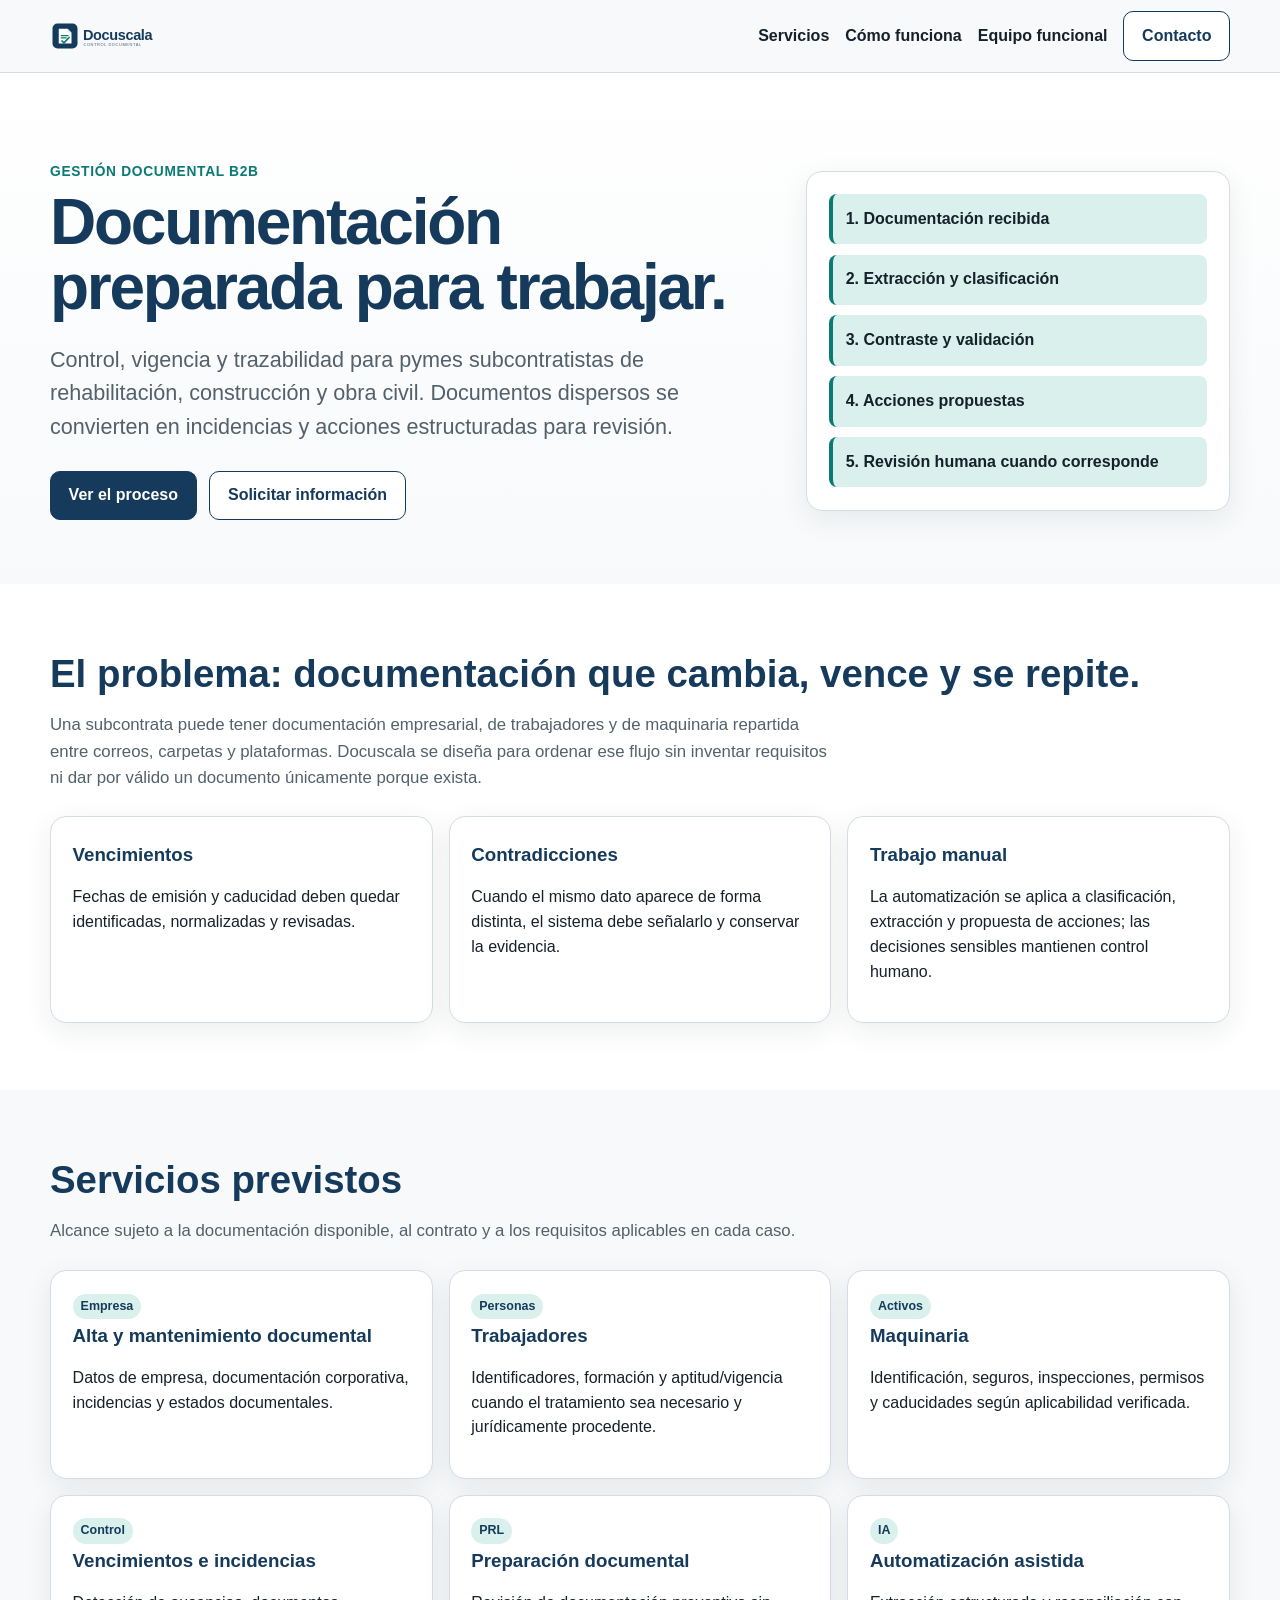
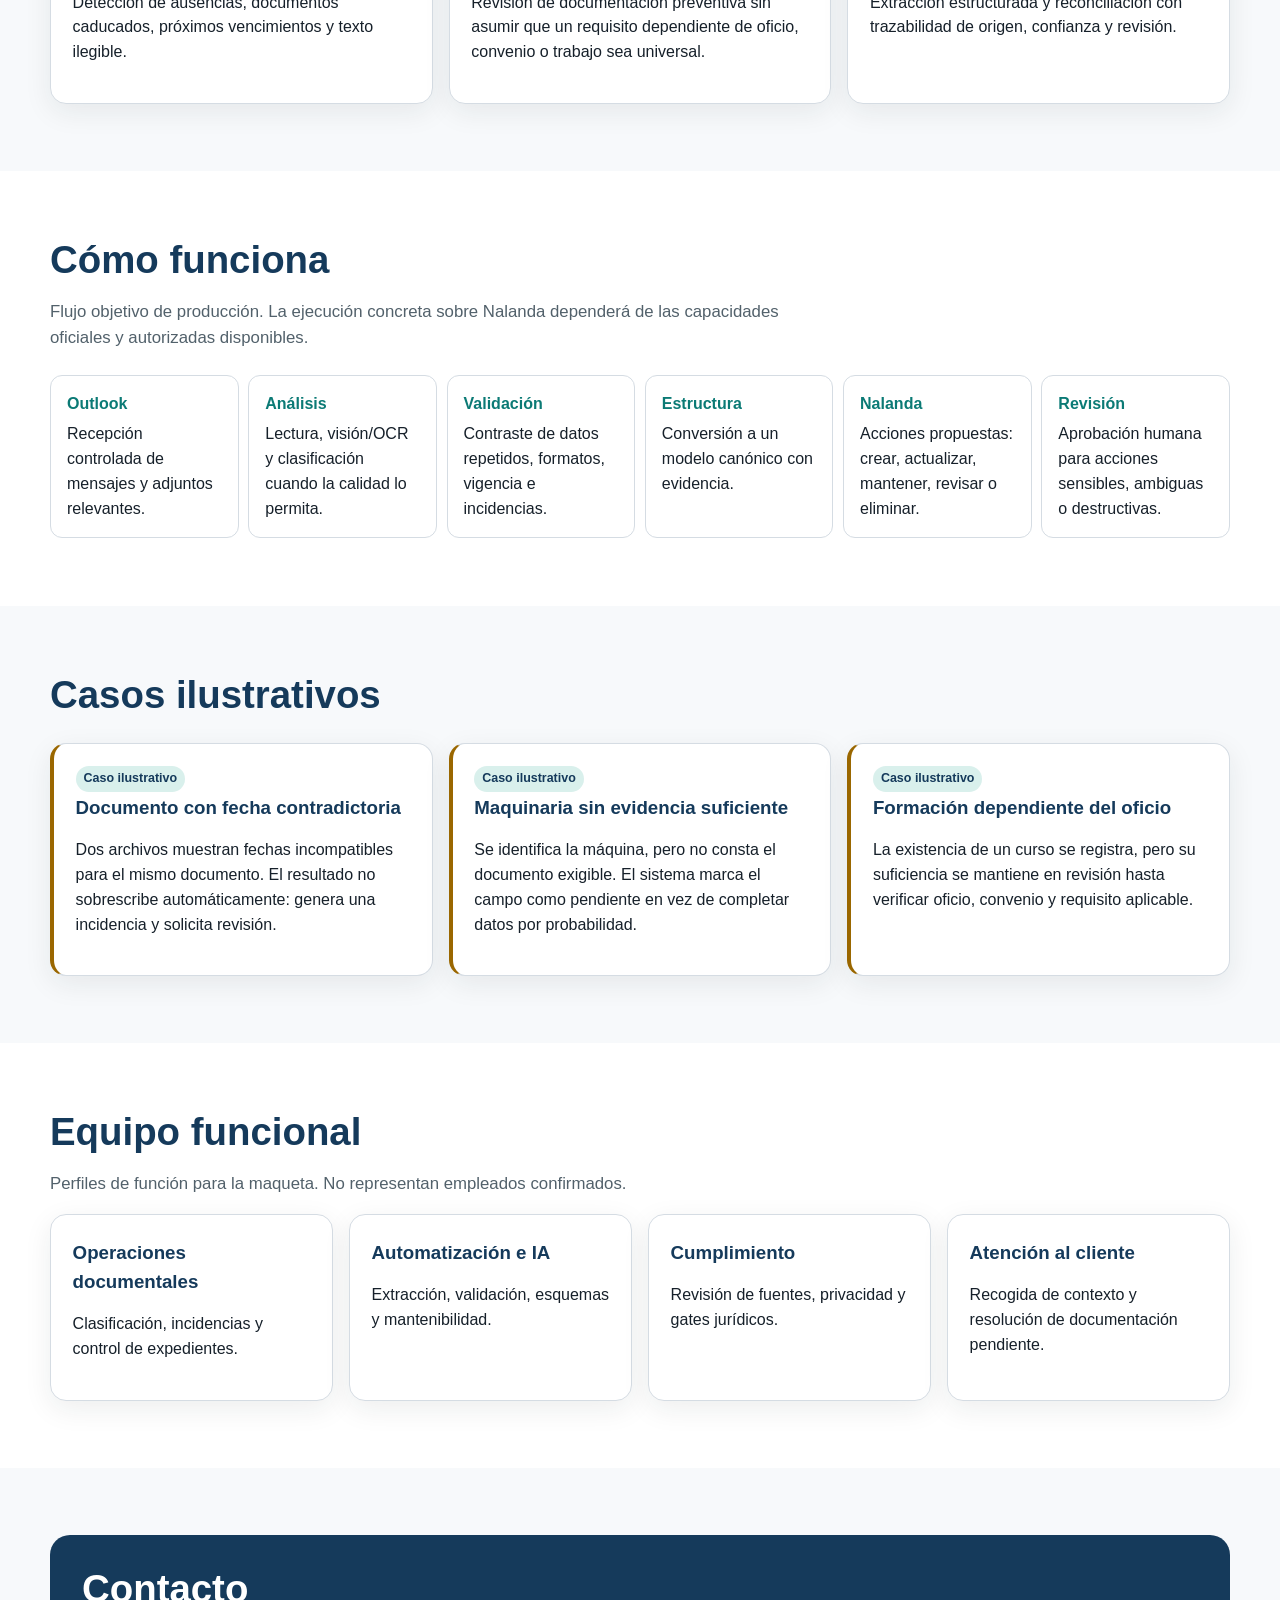
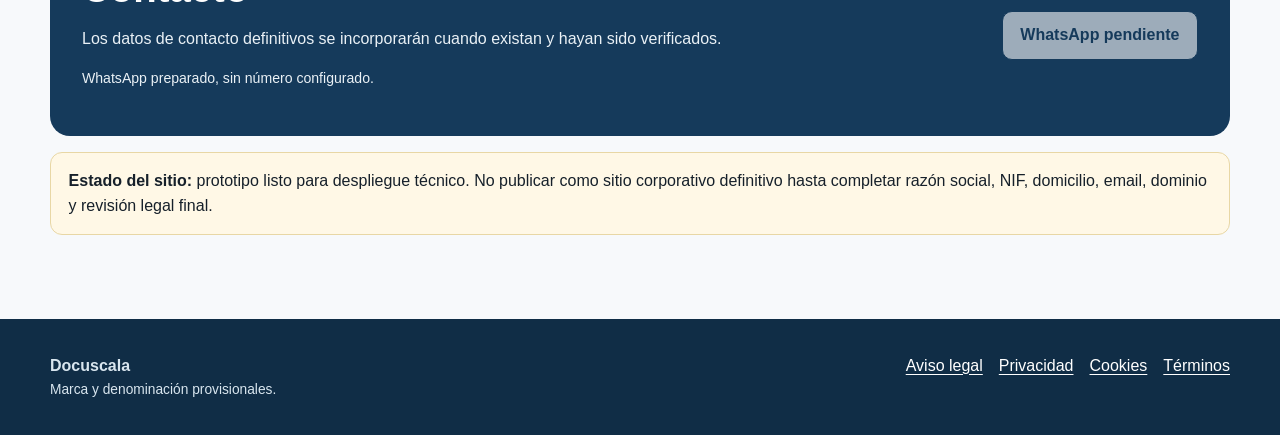
<file: index.html>
<!doctype html>
<html lang="es">
<head>
  <meta charset="utf-8">
  <meta name="viewport" content="width=device-width,initial-scale=1">
  <title>Docuscala | Gestión documental para subcontratas</title>
  <meta name="description" content="Gestión documental verificable para pymes subcontratistas: empresa, trabajadores, maquinaria, vencimientos, incidencias y acciones preparadas para revisión.">
  <meta name="robots" content="index,follow">
  <meta property="og:type" content="website"><meta property="og:title" content="Docuscala | Documentación preparada para trabajar"><meta property="og:description" content="Control, vigencia y trazabilidad para subcontratas."><meta property="og:image" content="assets/logo-og.png">
  <link rel="icon" href="assets/favicon.svg" type="image/svg+xml"><link rel="stylesheet" href="css/main.css">
</head>
<body>
<a class="skip" href="#contenido">Saltar al contenido</a>
<header class="site-header"><div class="container nav"><a class="brand" href="index.html" aria-label="Docuscala, inicio"><img src="assets/logo.svg" alt="Docuscala"></a><nav class="nav-links" aria-label="Principal"><a href="#servicios">Servicios</a><a href="#proceso">Cómo funciona</a><a href="#equipo">Equipo funcional</a><a class="button secondary" href="#contacto">Contacto</a></nav></div></header>
<main id="contenido">
<section class="hero"><div class="container hero-grid"><div><div class="eyebrow">Gestión documental B2B</div><h1>Documentación preparada para trabajar.</h1><p class="lead">Control, vigencia y trazabilidad para pymes subcontratistas de rehabilitación, construcción y obra civil. Documentos dispersos se convierten en incidencias y acciones estructuradas para revisión.</p><div class="cta-row"><a class="button" href="#proceso">Ver el proceso</a><a class="button secondary" href="#contacto">Solicitar información</a></div></div><aside class="hero-card" aria-label="Flujo resumido"><div class="flow-mini"><div>1. Documentación recibida</div><div>2. Extracción y clasificación</div><div>3. Contraste y validación</div><div>4. Acciones propuestas</div><div>5. Revisión humana cuando corresponde</div></div></aside></div></section>
<section class="section alt" id="problema"><div class="container"><h2>El problema: documentación que cambia, vence y se repite.</h2><p class="section-intro">Una subcontrata puede tener documentación empresarial, de trabajadores y de maquinaria repartida entre correos, carpetas y plataformas. Docuscala se diseña para ordenar ese flujo sin inventar requisitos ni dar por válido un documento únicamente porque exista.</p><div class="grid-3"><article class="card"><h3>Vencimientos</h3><p>Fechas de emisión y caducidad deben quedar identificadas, normalizadas y revisadas.</p></article><article class="card"><h3>Contradicciones</h3><p>Cuando el mismo dato aparece de forma distinta, el sistema debe señalarlo y conservar la evidencia.</p></article><article class="card"><h3>Trabajo manual</h3><p>La automatización se aplica a clasificación, extracción y propuesta de acciones; las decisiones sensibles mantienen control humano.</p></article></div></div></section>
<section class="section" id="servicios"><div class="container"><h2>Servicios previstos</h2><p class="section-intro">Alcance sujeto a la documentación disponible, al contrato y a los requisitos aplicables en cada caso.</p><div class="grid-3"><article class="card"><span class="tag">Empresa</span><h3>Alta y mantenimiento documental</h3><p>Datos de empresa, documentación corporativa, incidencias y estados documentales.</p></article><article class="card"><span class="tag">Personas</span><h3>Trabajadores</h3><p>Identificadores, formación y aptitud/vigencia cuando el tratamiento sea necesario y jurídicamente procedente.</p></article><article class="card"><span class="tag">Activos</span><h3>Maquinaria</h3><p>Identificación, seguros, inspecciones, permisos y caducidades según aplicabilidad verificada.</p></article><article class="card"><span class="tag">Control</span><h3>Vencimientos e incidencias</h3><p>Detección de ausencias, documentos caducados, próximos vencimientos y texto ilegible.</p></article><article class="card"><span class="tag">PRL</span><h3>Preparación documental</h3><p>Revisión de documentación preventiva sin asumir que un requisito dependiente de oficio, convenio o trabajo sea universal.</p></article><article class="card"><span class="tag">IA</span><h3>Automatización asistida</h3><p>Extracción estructurada y reconciliación con trazabilidad de origen, confianza y revisión.</p></article></div></div></section>
<section class="section alt" id="proceso"><div class="container"><h2>Cómo funciona</h2><p class="section-intro">Flujo objetivo de producción. La ejecución concreta sobre Nalanda dependerá de las capacidades oficiales y autorizadas disponibles.</p><div class="steps"><div class="step"><strong>Outlook</strong>Recepción controlada de mensajes y adjuntos relevantes.</div><div class="step"><strong>Análisis</strong>Lectura, visión/OCR y clasificación cuando la calidad lo permita.</div><div class="step"><strong>Validación</strong>Contraste de datos repetidos, formatos, vigencia e incidencias.</div><div class="step"><strong>Estructura</strong>Conversión a un modelo canónico con evidencia.</div><div class="step"><strong>Nalanda</strong>Acciones propuestas: crear, actualizar, mantener, revisar o eliminar.</div><div class="step"><strong>Revisión</strong>Aprobación humana para acciones sensibles, ambiguas o destructivas.</div></div></div></section>
<section class="section" id="casos"><div class="container"><h2>Casos ilustrativos</h2><div class="grid-3"><article class="card case"><span class="tag">Caso ilustrativo</span><h3>Documento con fecha contradictoria</h3><p>Dos archivos muestran fechas incompatibles para el mismo documento. El resultado no sobrescribe automáticamente: genera una incidencia y solicita revisión.</p></article><article class="card case"><span class="tag">Caso ilustrativo</span><h3>Maquinaria sin evidencia suficiente</h3><p>Se identifica la máquina, pero no consta el documento exigible. El sistema marca el campo como pendiente en vez de completar datos por probabilidad.</p></article><article class="card case"><span class="tag">Caso ilustrativo</span><h3>Formación dependiente del oficio</h3><p>La existencia de un curso se registra, pero su suficiencia se mantiene en revisión hasta verificar oficio, convenio y requisito aplicable.</p></article></div></div></section>
<section class="section alt" id="equipo"><div class="container"><h2>Equipo funcional</h2><p class="section-intro">Perfiles de función para la maqueta. No representan empleados confirmados.</p><div class="roles"><article class="card"><h3>Operaciones documentales</h3><p>Clasificación, incidencias y control de expedientes.</p></article><article class="card"><h3>Automatización e IA</h3><p>Extracción, validación, esquemas y mantenibilidad.</p></article><article class="card"><h3>Cumplimiento</h3><p>Revisión de fuentes, privacidad y gates jurídicos.</p></article><article class="card"><h3>Atención al cliente</h3><p>Recogida de contexto y resolución de documentación pendiente.</p></article></div></div></section>
<section class="section" id="contacto"><div class="container"><div class="contact-panel"><div><h2>Contacto</h2><p>Los datos de contacto definitivos se incorporarán cuando existan y hayan sido verificados.</p><p class="small">WhatsApp preparado, sin número configurado.</p></div><a class="button secondary" data-whatsapp aria-disabled="true" href="#">WhatsApp pendiente</a></div><p class="notice"><strong>Estado del sitio:</strong> prototipo listo para despliegue técnico. No publicar como sitio corporativo definitivo hasta completar razón social, NIF, domicilio, email, dominio y revisión legal final.</p></div></section>
</main>
<footer class="site-footer"><div class="container footer-grid"><div><strong>Docuscala</strong><div class="status">Marca y denominación provisionales.</div></div><nav class="footer-links" aria-label="Legal"><a href="legal.html">Aviso legal</a><a href="privacy.html">Privacidad</a><a href="cookies.html">Cookies</a><a href="terms.html">Términos</a></nav></div></footer>
<script src="js/main.js" defer></script>
</body></html>
</file>
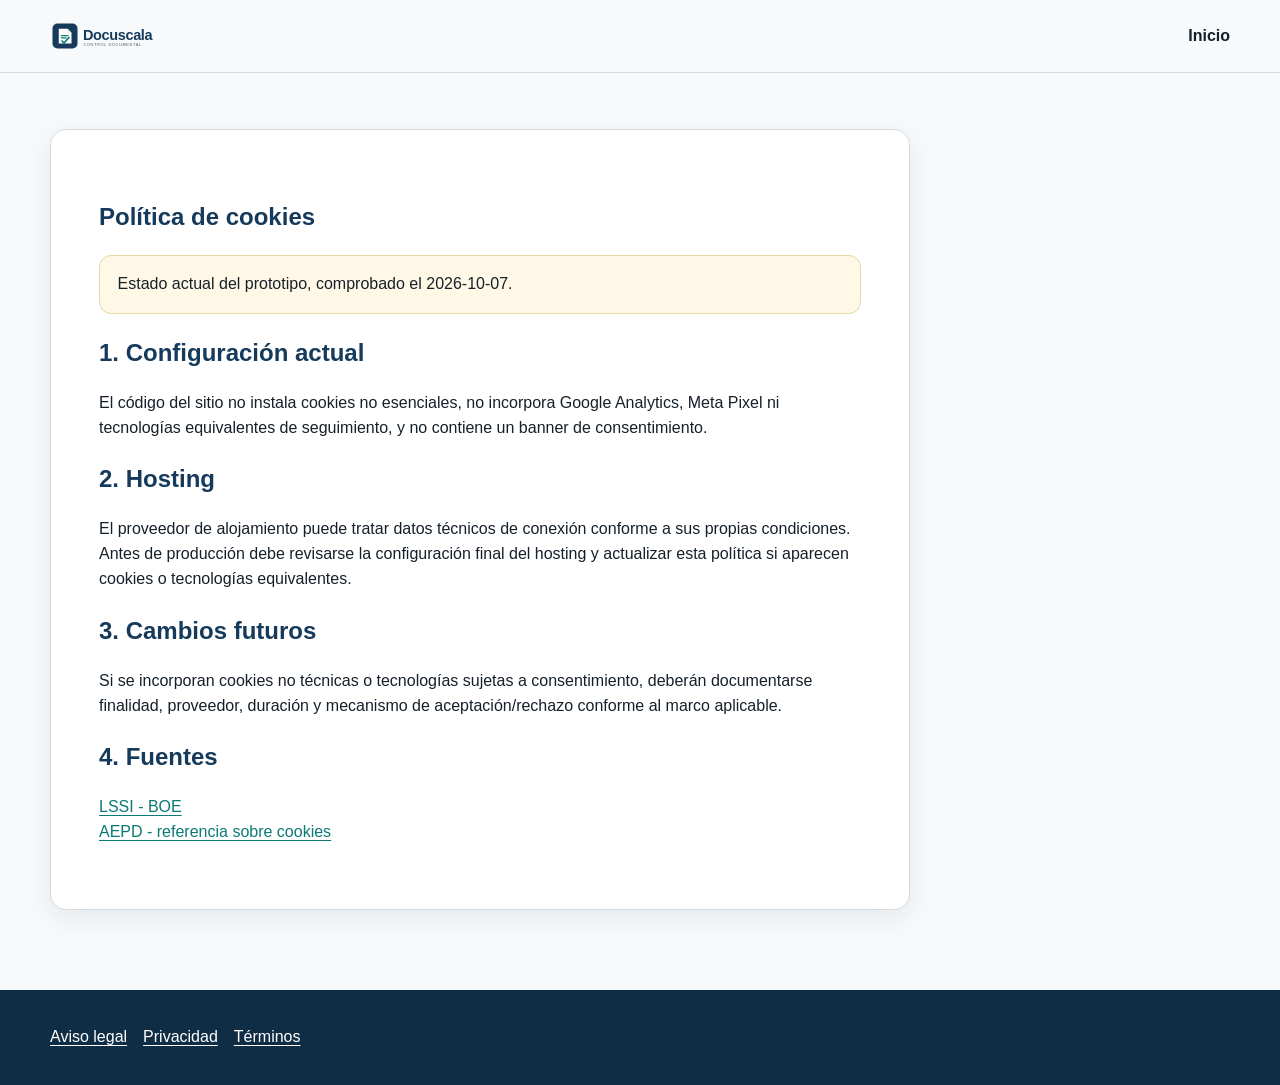
<file: cookies.html>
<!doctype html><html lang="es"><head><meta charset="utf-8"><meta name="viewport" content="width=device-width,initial-scale=1"><title>Cookies | Docuscala</title><meta name="robots" content="noindex"><link rel="icon" href="assets/favicon.svg" type="image/svg+xml"><link rel="stylesheet" href="css/main.css"></head><body><a class="skip" href="#contenido">Saltar al contenido</a><header class="site-header"><div class="container nav"><a class="brand" href="index.html"><img src="assets/logo.svg" alt="Docuscala"></a><nav class="nav-links"><a href="index.html">Inicio</a></nav></div></header><main class="legal-main" id="contenido"><div class="container"><article><h1>Política de cookies</h1><p class="notice">Estado actual del prototipo, comprobado el 2026-10-07.</p><h2>1. Configuración actual</h2><p>El código del sitio no instala cookies no esenciales, no incorpora Google Analytics, Meta Pixel ni tecnologías equivalentes de seguimiento, y no contiene un banner de consentimiento.</p><h2>2. Hosting</h2><p>El proveedor de alojamiento puede tratar datos técnicos de conexión conforme a sus propias condiciones. Antes de producción debe revisarse la configuración final del hosting y actualizar esta política si aparecen cookies o tecnologías equivalentes.</p><h2>3. Cambios futuros</h2><p>Si se incorporan cookies no técnicas o tecnologías sujetas a consentimiento, deberán documentarse finalidad, proveedor, duración y mecanismo de aceptación/rechazo conforme al marco aplicable.</p><h2>4. Fuentes</h2><p><a href="https://www.boe.es/eli/es/l/2002/07/11/34/con">LSSI - BOE</a><br><a href="https://www.aepd.es/politica-de-cookies">AEPD - referencia sobre cookies</a></p></article></div></main><footer class="site-footer"><div class="container footer-links"><a href="legal.html">Aviso legal</a><a href="privacy.html">Privacidad</a><a href="terms.html">Términos</a></div></footer></body></html>
</file>
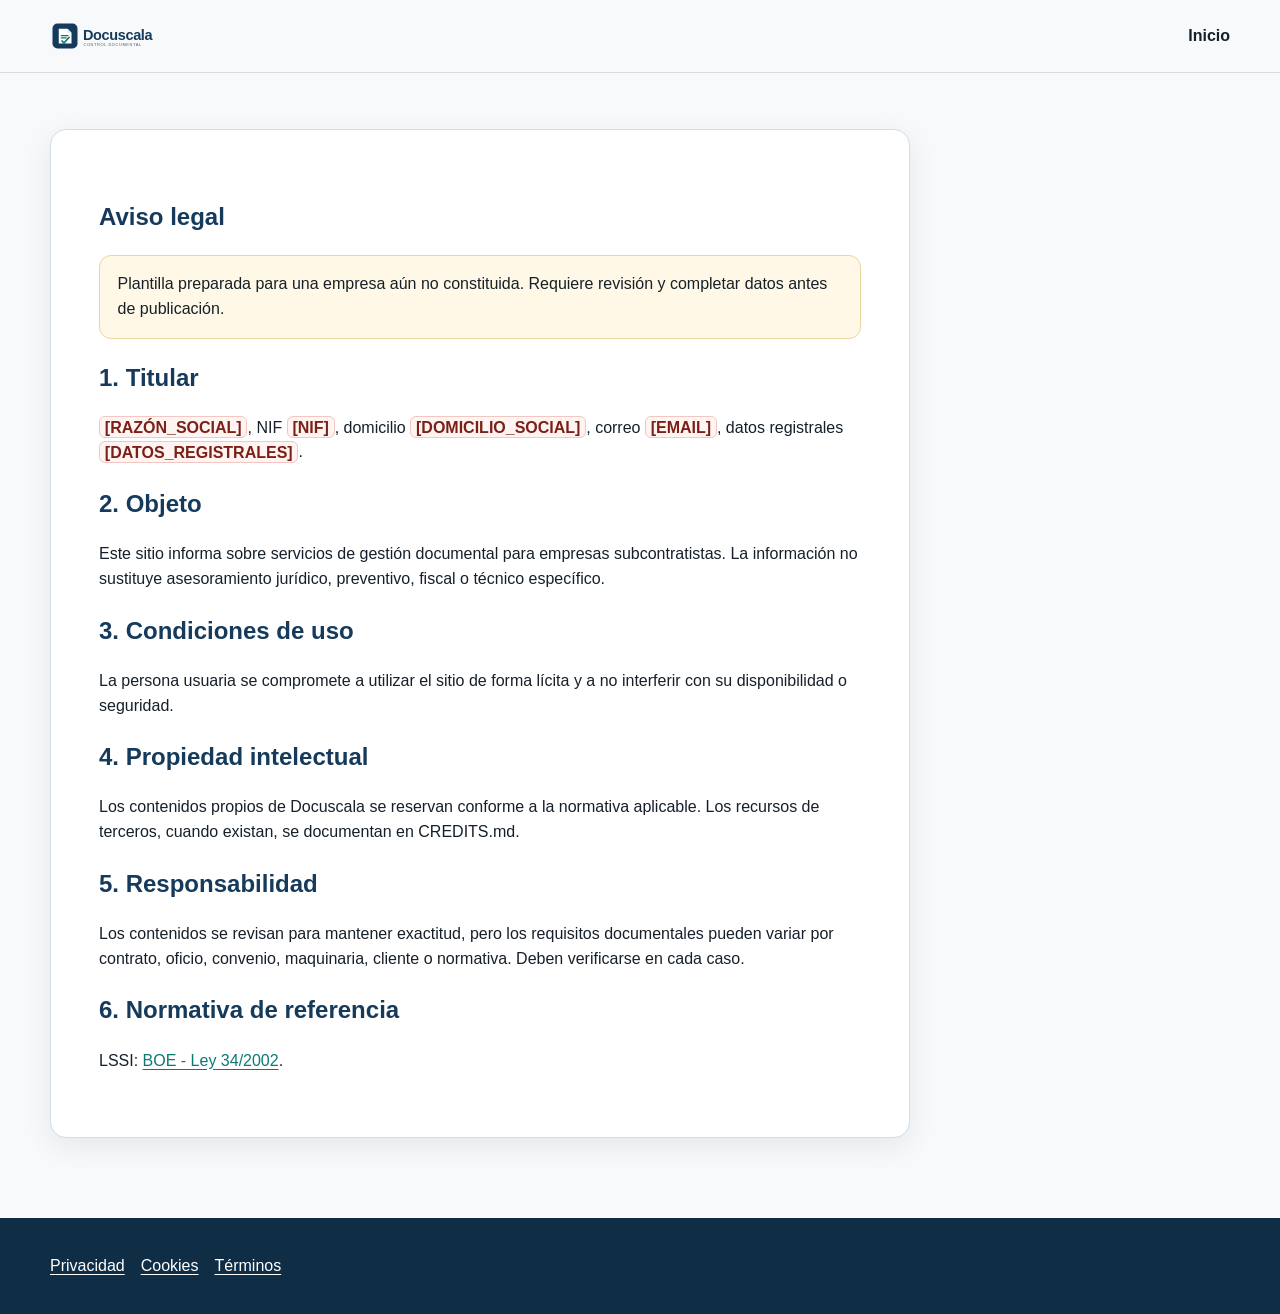
<file: legal.html>
<!doctype html><html lang="es"><head><meta charset="utf-8"><meta name="viewport" content="width=device-width,initial-scale=1"><title>Aviso legal | Docuscala</title><meta name="robots" content="noindex"><link rel="icon" href="assets/favicon.svg" type="image/svg+xml"><link rel="stylesheet" href="css/main.css"></head><body><a class="skip" href="#contenido">Saltar al contenido</a><header class="site-header"><div class="container nav"><a class="brand" href="index.html"><img src="assets/logo.svg" alt="Docuscala"></a><nav class="nav-links"><a href="index.html">Inicio</a></nav></div></header><main class="legal-main" id="contenido"><div class="container"><article><h1>Aviso legal</h1><p class="notice">Plantilla preparada para una empresa aún no constituida. Requiere revisión y completar datos antes de publicación.</p><h2>1. Titular</h2><p><span class="placeholder">[RAZÓN_SOCIAL]</span>, NIF <span class="placeholder">[NIF]</span>, domicilio <span class="placeholder">[DOMICILIO_SOCIAL]</span>, correo <span class="placeholder">[EMAIL]</span>, datos registrales <span class="placeholder">[DATOS_REGISTRALES]</span>.</p><h2>2. Objeto</h2><p>Este sitio informa sobre servicios de gestión documental para empresas subcontratistas. La información no sustituye asesoramiento jurídico, preventivo, fiscal o técnico específico.</p><h2>3. Condiciones de uso</h2><p>La persona usuaria se compromete a utilizar el sitio de forma lícita y a no interferir con su disponibilidad o seguridad.</p><h2>4. Propiedad intelectual</h2><p>Los contenidos propios de Docuscala se reservan conforme a la normativa aplicable. Los recursos de terceros, cuando existan, se documentan en CREDITS.md.</p><h2>5. Responsabilidad</h2><p>Los contenidos se revisan para mantener exactitud, pero los requisitos documentales pueden variar por contrato, oficio, convenio, maquinaria, cliente o normativa. Deben verificarse en cada caso.</p><h2>6. Normativa de referencia</h2><p>LSSI: <a href="https://www.boe.es/eli/es/l/2002/07/11/34/con">BOE - Ley 34/2002</a>.</p></article></div></main><footer class="site-footer"><div class="container footer-links"><a href="privacy.html">Privacidad</a><a href="cookies.html">Cookies</a><a href="terms.html">Términos</a></div></footer></body></html>
</file>
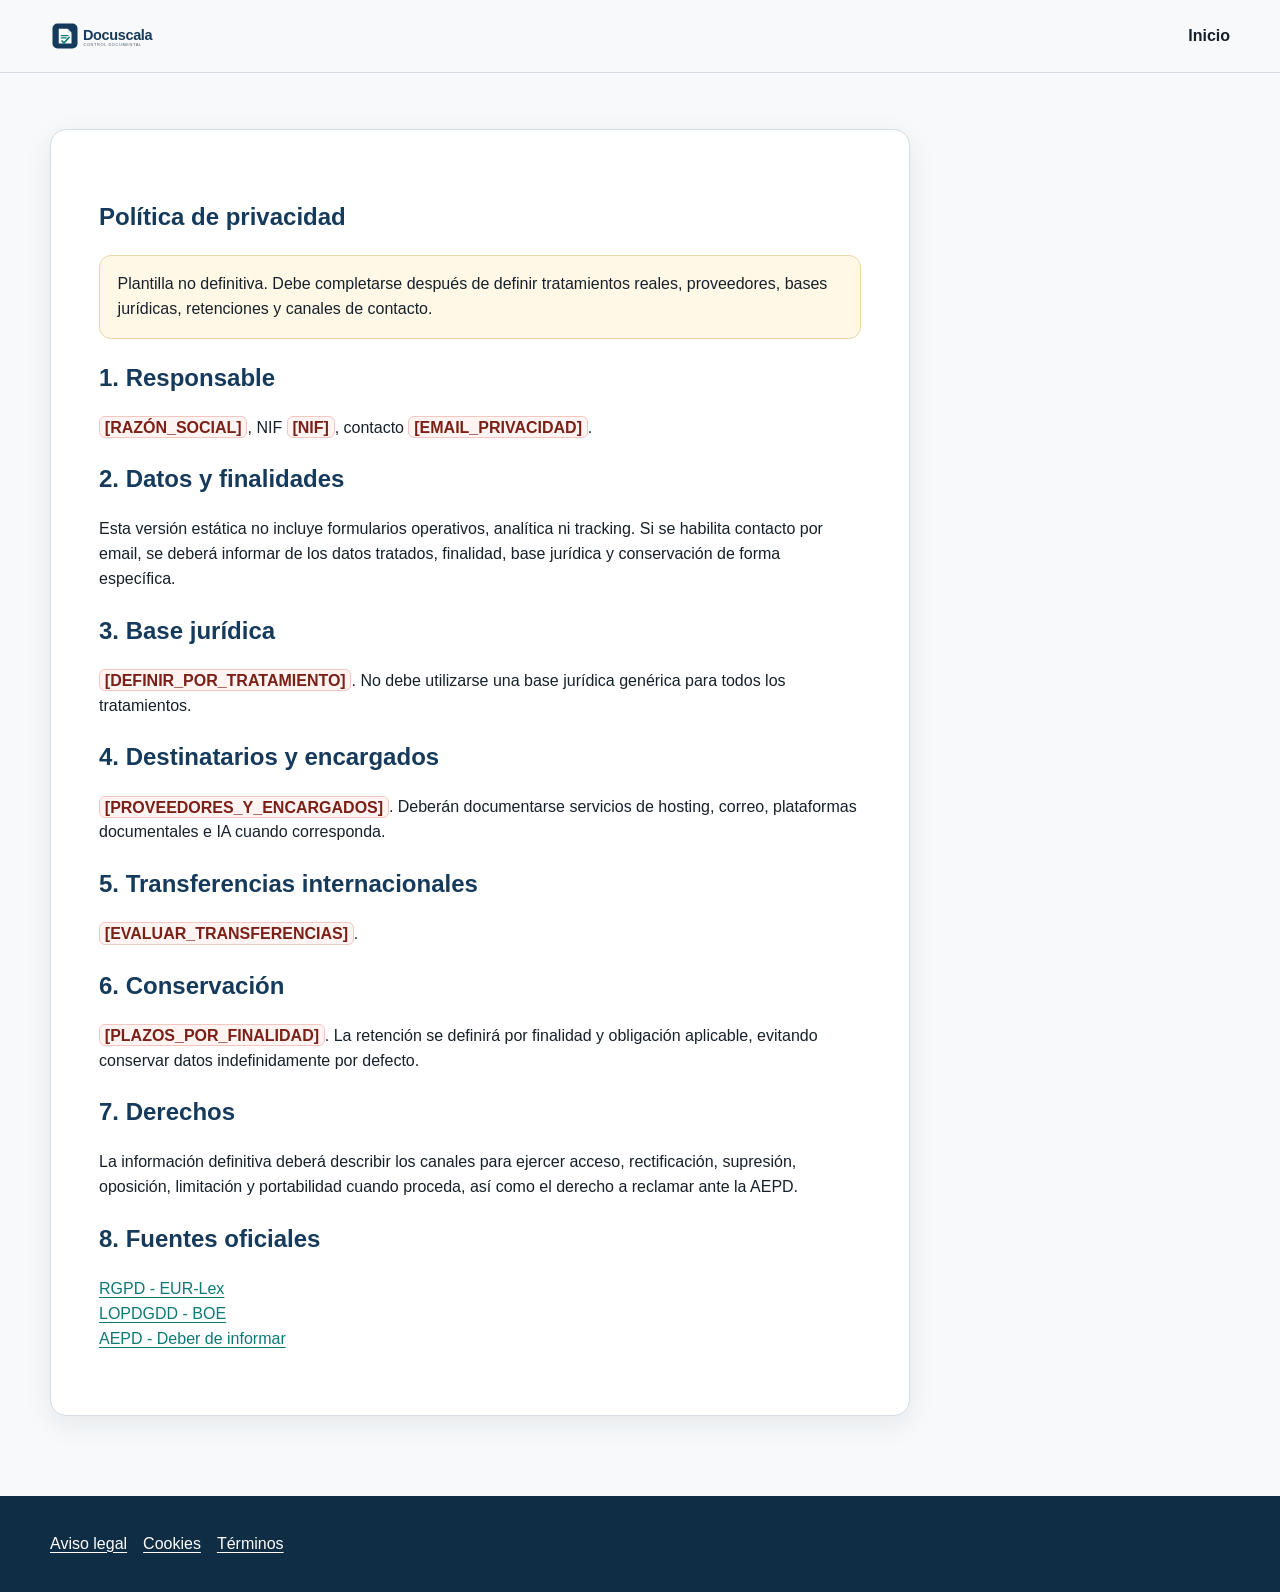
<file: privacy.html>
<!doctype html><html lang="es"><head><meta charset="utf-8"><meta name="viewport" content="width=device-width,initial-scale=1"><title>Privacidad | Docuscala</title><meta name="robots" content="noindex"><link rel="icon" href="assets/favicon.svg" type="image/svg+xml"><link rel="stylesheet" href="css/main.css"></head><body><a class="skip" href="#contenido">Saltar al contenido</a><header class="site-header"><div class="container nav"><a class="brand" href="index.html"><img src="assets/logo.svg" alt="Docuscala"></a><nav class="nav-links"><a href="index.html">Inicio</a></nav></div></header><main class="legal-main" id="contenido"><div class="container"><article><h1>Política de privacidad</h1><p class="notice">Plantilla no definitiva. Debe completarse después de definir tratamientos reales, proveedores, bases jurídicas, retenciones y canales de contacto.</p><h2>1. Responsable</h2><p><span class="placeholder">[RAZÓN_SOCIAL]</span>, NIF <span class="placeholder">[NIF]</span>, contacto <span class="placeholder">[EMAIL_PRIVACIDAD]</span>.</p><h2>2. Datos y finalidades</h2><p>Esta versión estática no incluye formularios operativos, analítica ni tracking. Si se habilita contacto por email, se deberá informar de los datos tratados, finalidad, base jurídica y conservación de forma específica.</p><h2>3. Base jurídica</h2><p><span class="placeholder">[DEFINIR_POR_TRATAMIENTO]</span>. No debe utilizarse una base jurídica genérica para todos los tratamientos.</p><h2>4. Destinatarios y encargados</h2><p><span class="placeholder">[PROVEEDORES_Y_ENCARGADOS]</span>. Deberán documentarse servicios de hosting, correo, plataformas documentales e IA cuando corresponda.</p><h2>5. Transferencias internacionales</h2><p><span class="placeholder">[EVALUAR_TRANSFERENCIAS]</span>.</p><h2>6. Conservación</h2><p><span class="placeholder">[PLAZOS_POR_FINALIDAD]</span>. La retención se definirá por finalidad y obligación aplicable, evitando conservar datos indefinidamente por defecto.</p><h2>7. Derechos</h2><p>La información definitiva deberá describir los canales para ejercer acceso, rectificación, supresión, oposición, limitación y portabilidad cuando proceda, así como el derecho a reclamar ante la AEPD.</p><h2>8. Fuentes oficiales</h2><p><a href="https://eur-lex.europa.eu/eli/reg/2016/679/oj/spa">RGPD - EUR-Lex</a><br><a href="https://www.boe.es/eli/es/lo/2018/12/05/3/con">LOPDGDD - BOE</a><br><a href="https://www.aepd.es/preguntas-frecuentes/2-tus-obligaciones-como-responsable-del-tratamiento/6-el-deber-de-informacion/FAQ-0247-como-debo-cumplir-con-el-deber-de-informar">AEPD - Deber de informar</a></p></article></div></main><footer class="site-footer"><div class="container footer-links"><a href="legal.html">Aviso legal</a><a href="cookies.html">Cookies</a><a href="terms.html">Términos</a></div></footer></body></html>
</file>
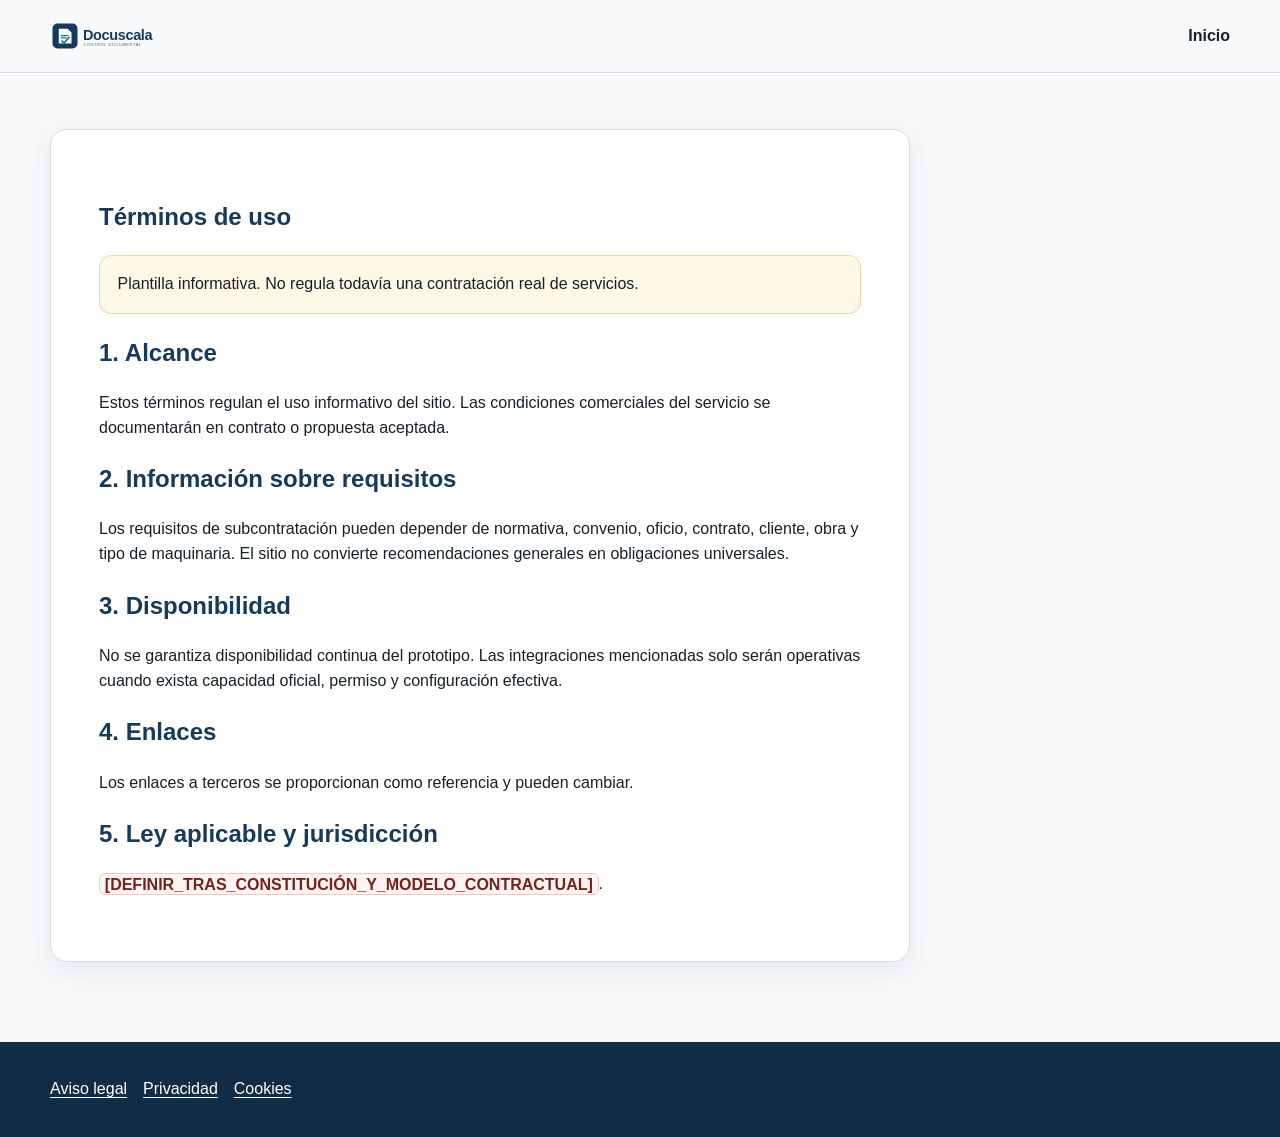
<file: terms.html>
<!doctype html><html lang="es"><head><meta charset="utf-8"><meta name="viewport" content="width=device-width,initial-scale=1"><title>Términos de uso | Docuscala</title><meta name="robots" content="noindex"><link rel="icon" href="assets/favicon.svg" type="image/svg+xml"><link rel="stylesheet" href="css/main.css"></head><body><a class="skip" href="#contenido">Saltar al contenido</a><header class="site-header"><div class="container nav"><a class="brand" href="index.html"><img src="assets/logo.svg" alt="Docuscala"></a><nav class="nav-links"><a href="index.html">Inicio</a></nav></div></header><main class="legal-main" id="contenido"><div class="container"><article><h1>Términos de uso</h1><p class="notice">Plantilla informativa. No regula todavía una contratación real de servicios.</p><h2>1. Alcance</h2><p>Estos términos regulan el uso informativo del sitio. Las condiciones comerciales del servicio se documentarán en contrato o propuesta aceptada.</p><h2>2. Información sobre requisitos</h2><p>Los requisitos de subcontratación pueden depender de normativa, convenio, oficio, contrato, cliente, obra y tipo de maquinaria. El sitio no convierte recomendaciones generales en obligaciones universales.</p><h2>3. Disponibilidad</h2><p>No se garantiza disponibilidad continua del prototipo. Las integraciones mencionadas solo serán operativas cuando exista capacidad oficial, permiso y configuración efectiva.</p><h2>4. Enlaces</h2><p>Los enlaces a terceros se proporcionan como referencia y pueden cambiar.</p><h2>5. Ley aplicable y jurisdicción</h2><p><span class="placeholder">[DEFINIR_TRAS_CONSTITUCIÓN_Y_MODELO_CONTRACTUAL]</span>.</p></article></div></main><footer class="site-footer"><div class="container footer-links"><a href="legal.html">Aviso legal</a><a href="privacy.html">Privacidad</a><a href="cookies.html">Cookies</a></div></footer></body></html>
</file>
<file: css/main.css>
:root{--primary:#153A5B;--secondary:#0B7A75;--bg:#F7F9FB;--surface:#fff;--text:#16202A;--muted:#52616B;--border:#D5DCE3;--mint:#D9F0EC;--success:#1F7A4C;--warning:#9A6700;--error:#B42318;--shadow:0 8px 28px rgba(22,32,42,.08);--radius:16px;--max:1180px}
*{box-sizing:border-box}html{scroll-behavior:smooth}body{margin:0;font-family:Inter,Arial,Helvetica,sans-serif;color:var(--text);background:var(--bg);line-height:1.55}a{color:var(--secondary);text-underline-offset:.18em}a:focus-visible,button:focus-visible{outline:3px solid #0B7A75;outline-offset:3px}.skip{position:absolute;left:-9999px;top:0;background:#fff;color:#000;padding:.75rem;z-index:99}.skip:focus{left:.75rem;top:.75rem}.container{width:min(var(--max),calc(100% - 2rem));margin:auto}.site-header{position:sticky;top:0;z-index:20;background:rgba(247,249,251,.96);backdrop-filter:blur(10px);border-bottom:1px solid var(--border)}.nav{min-height:72px;display:flex;align-items:center;justify-content:space-between;gap:1rem}.brand img{display:block;width:190px;height:auto}.nav-links{display:flex;gap:1rem;align-items:center;flex-wrap:wrap}.nav-links a{color:var(--text);text-decoration:none;font-weight:650}.button,.button:visited{display:inline-flex;align-items:center;justify-content:center;min-height:44px;padding:.72rem 1.1rem;border-radius:10px;font-weight:700;text-decoration:none;border:1px solid var(--primary);background:var(--primary);color:#fff}.button.secondary{background:#fff;color:var(--primary)}.button[aria-disabled="true"]{opacity:.58;cursor:not-allowed}.hero{padding:5.5rem 0 4rem;background:linear-gradient(180deg,#fff 0%,var(--bg) 100%)}.hero-grid{display:grid;grid-template-columns:1.25fr .75fr;gap:3rem;align-items:center}.eyebrow{color:var(--secondary);font-weight:750;letter-spacing:.05em;text-transform:uppercase;font-size:.86rem}.hero h1{font-size:clamp(2.3rem,5vw,4.6rem);line-height:1.03;letter-spacing:-.035em;color:var(--primary);margin:.45rem 0 1.2rem}.lead{font-size:clamp(1.1rem,2vw,1.35rem);max-width:760px;color:var(--muted)}.cta-row{display:flex;gap:.8rem;flex-wrap:wrap;margin-top:1.7rem}.hero-card,.card{background:var(--surface);border:1px solid var(--border);border-radius:var(--radius);box-shadow:var(--shadow)}.hero-card{padding:1.4rem}.flow-mini{display:grid;gap:.65rem}.flow-mini div{padding:.8rem;border-left:4px solid var(--secondary);background:var(--mint);border-radius:8px;font-weight:650}.section{padding:4.2rem 0}.section.alt{background:#fff}.section h2{font-size:clamp(1.8rem,3vw,2.6rem);line-height:1.15;color:var(--primary);margin:0 0 1rem}.section-intro{max-width:780px;color:var(--muted);font-size:1.05rem}.grid-3{display:grid;grid-template-columns:repeat(3,1fr);gap:1rem;margin-top:1.6rem}.card{padding:1.35rem}.card h3{color:var(--primary);margin:.1rem 0 .55rem}.tag{display:inline-block;padding:.2rem .5rem;border-radius:999px;background:var(--mint);color:var(--primary);font-weight:700;font-size:.78rem}.steps{display:grid;grid-template-columns:repeat(6,1fr);gap:.6rem;margin-top:1.5rem}.step{padding:1rem;background:#fff;border:1px solid var(--border);border-radius:12px;min-height:145px}.step strong{display:block;color:var(--secondary);margin-bottom:.35rem}.case{border-left:4px solid var(--warning)}.roles{display:grid;grid-template-columns:repeat(4,1fr);gap:1rem}.notice{padding:1rem 1.1rem;background:#fff8e6;border:1px solid #e8d7a5;border-radius:12px}.contact-panel{display:flex;justify-content:space-between;align-items:center;gap:1.5rem;background:var(--primary);color:#fff;padding:2rem;border-radius:20px}.contact-panel h2{color:#fff}.contact-panel p{color:#eaf1f6}.legal-main{padding:3.5rem 0 5rem}.legal-main article{max-width:860px;background:#fff;border:1px solid var(--border);border-radius:var(--radius);padding:clamp(1.25rem,4vw,3rem);box-shadow:var(--shadow)}.legal-main h1,.legal-main h2{color:var(--primary)}.placeholder{background:#fff4f2;color:#7b2017;border:1px solid #f2c7c2;border-radius:6px;padding:.1rem .3rem;font-weight:700}.site-footer{background:#102d46;color:#d9e6ef;padding:2.2rem 0}.footer-grid{display:grid;grid-template-columns:1fr auto;gap:1rem}.site-footer a{color:#fff}.footer-links{display:flex;gap:1rem;flex-wrap:wrap}.small{font-size:.88rem;color:inherit}.status{font-size:.86rem;color:#d9e6ef}.icon{width:34px;height:34px;display:block;margin-bottom:.65rem}
@media(max-width:900px){.hero-grid{grid-template-columns:1fr}.grid-3{grid-template-columns:1fr 1fr}.steps{grid-template-columns:1fr 1fr 1fr}.roles{grid-template-columns:1fr 1fr}.nav-links a:not(.button){display:none}.footer-grid{grid-template-columns:1fr}.contact-panel{align-items:flex-start;flex-direction:column}}
@media(max-width:560px){.grid-3,.steps,.roles{grid-template-columns:1fr}.hero{padding-top:3.6rem}.brand img{width:160px}.section{padding:3rem 0}.contact-panel{padding:1.4rem}}
@media(prefers-reduced-motion:reduce){html{scroll-behavior:auto}*{animation:none!important;transition:none!important}}
</file>
